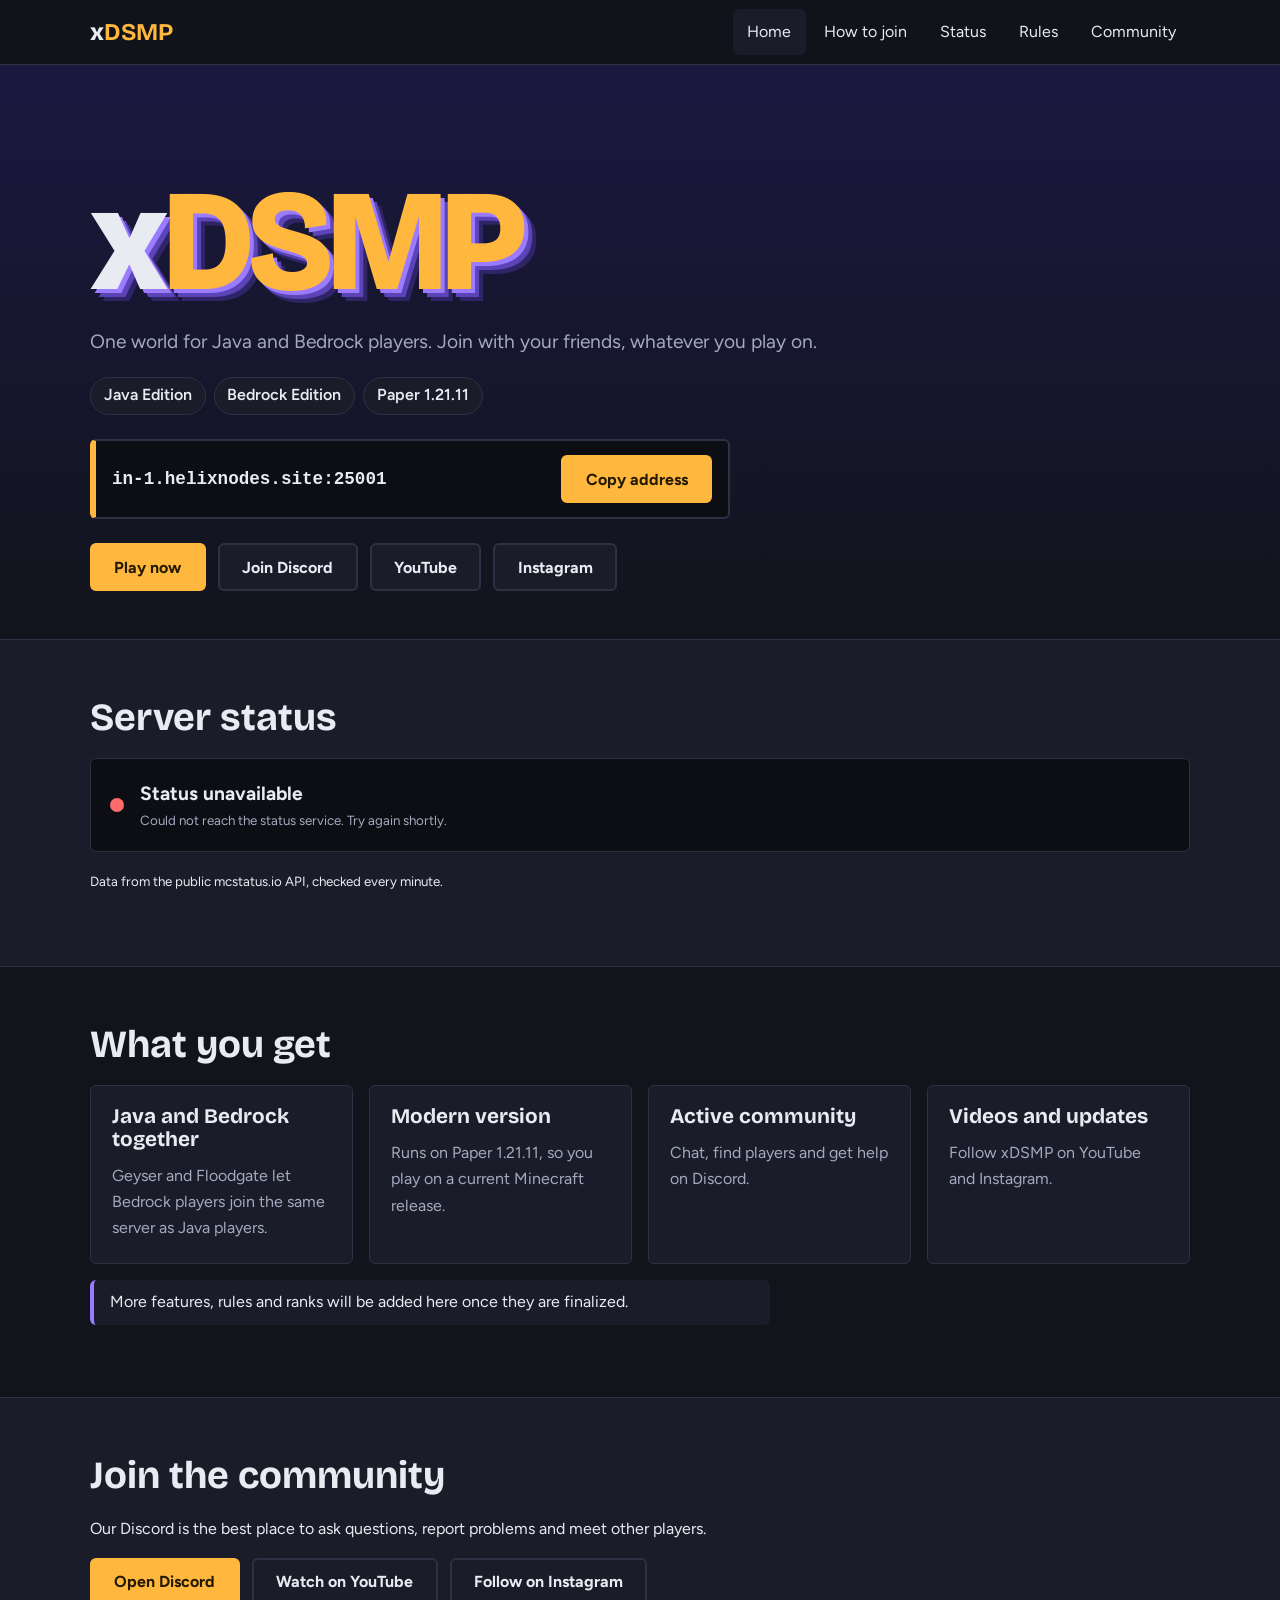
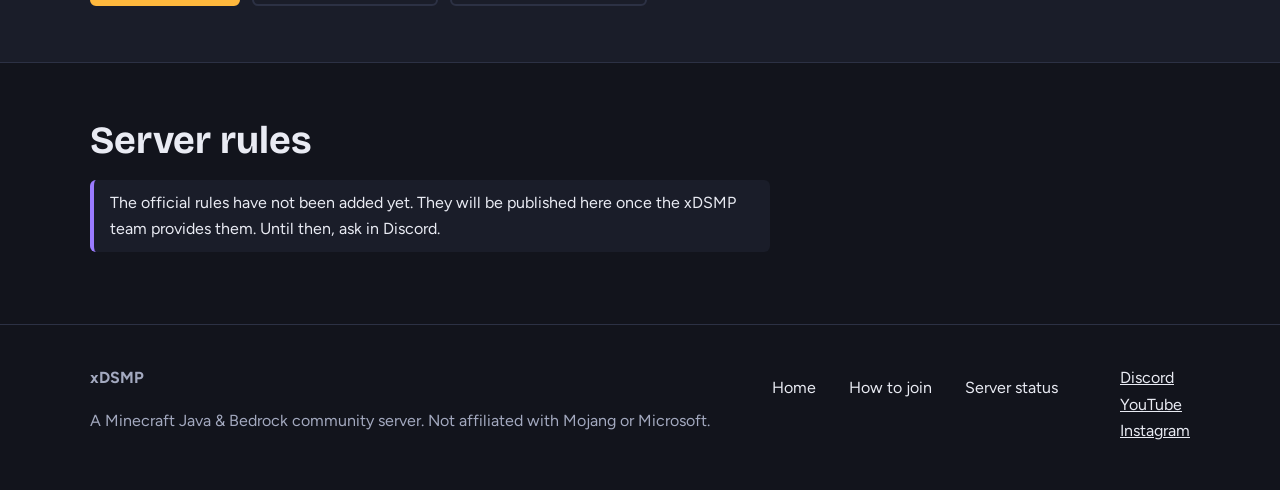
<file: index.html>
<!doctype html><html lang="en"><head><meta charset="utf-8"><meta name="viewport" content="width=device-width,initial-scale=1"><link rel="preconnect" href="https://fonts.googleapis.com"><link rel="preconnect" href="https://fonts.gstatic.com" crossorigin><link rel="stylesheet" href="https://fonts.googleapis.com/css2?family=Bricolage+Grotesque:wght@600;800&family=Figtree:wght@400;600;700&display=swap"><link rel="stylesheet" href="css/styles.css"><title>xDSMP — Minecraft Java &amp; Bedrock Server</title><meta name="description" content="xDSMP is a Minecraft server for Java and Bedrock players on Paper 1.21.11."></head><body>
<a class="skip" href="#main">Skip to content</a>
<header class="site"><div class="wrap bar"><a class="logo" href="index.html" aria-label="xDSMP home">x<b>DSMP</b></a>
<button class="nav-toggle" aria-expanded="false" aria-controls="menu">Menu</button>
<nav aria-label="Main"><ul id="menu"><li><a href="index.html" aria-current="page">Home</a></li><li><a href="join.html">How to join</a></li><li><a href="index.html#status">Status</a></li><li><a href="index.html#rules">Rules</a></li><li><a href="index.html#community">Community</a></li></ul></nav></div></header>
<main id="main"><div class="hero"><div class="wrap">
<h1 class="wordmark">x<span>DSMP</span></h1>
<p class="lead">One world for Java and Bedrock players. Join with your friends, whatever you play on.</p>
<ul class="badges" aria-label="Supported platforms"><li>Java Edition</li><li>Bedrock Edition</li><li data-version></li></ul>
<div class="plaque"><code data-java-address></code><button class="btn primary" data-copy="java" type="button">Copy address</button></div>
<div class="row"><a class="btn primary" href="join.html">Play now</a><a class="btn" data-link="discord" href="#">Join Discord</a><a class="btn" data-link="youtube" href="#">YouTube</a><a class="btn" data-link="instagram" href="#">Instagram</a></div>
</div></div>
<section id="status" class="alt"><div class="wrap"><h2>Server status</h2><div class="status" data-status data-state="loading" role="status" aria-live="polite"><span class="dot" aria-hidden="true"></span><div><strong data-status-label>Checking…</strong><small data-status-players></small><small data-status-version></small></div></div><p><small>Data from the public mcstatus.io API, checked every minute.</small></p></div></section>
<section id="features"><div class="wrap"><h2>What you get</h2><div class="grid">
<article class="card"><h3>Java and Bedrock together</h3><p>Geyser and Floodgate let Bedrock players join the same server as Java players.</p></article>
<article class="card"><h3>Modern version</h3><p>Runs on <span data-version></span>, so you play on a current Minecraft release.</p></article>
<article class="card"><h3>Active community</h3><p>Chat, find players and get help on Discord.</p></article>
<article class="card"><h3>Videos and updates</h3><p>Follow xDSMP on YouTube and Instagram.</p></article></div>
<p class="note">More features, rules and ranks will be added here once they are finalized.</p></div></section>
<section id="community" class="alt"><div class="wrap"><h2>Join the community</h2><p>Our Discord is the best place to ask questions, report problems and meet other players.</p>
<div class="row"><a class="btn primary" data-link="discord" href="#">Open Discord</a><a class="btn" data-link="youtube" href="#">Watch on YouTube</a><a class="btn" data-link="instagram" href="#">Follow on Instagram</a></div></div></section><section id="rules"><div class="wrap"><h2>Server rules</h2><p class="note">The official rules have not been added yet. They will be published here once the xDSMP team provides them. Until then, ask in Discord.</p></div></section></main>
<footer><div class="wrap cols"><div><strong>xDSMP</strong><p>A Minecraft Java &amp; Bedrock community server. Not affiliated with Mojang or Microsoft.</p></div>
<nav aria-label="Footer"><ul><li><a href="index.html">Home</a></li><li><a href="join.html">How to join</a></li><li><a href="index.html#status">Server status</a></li></ul></nav>
<ul><li><a data-link="discord" href="#">Discord</a></li><li><a data-link="youtube" href="#">YouTube</a></li><li><a data-link="instagram" href="#">Instagram</a></li></ul></div></footer><script type="module" src="js/main.js"></script></body></html>
</file>
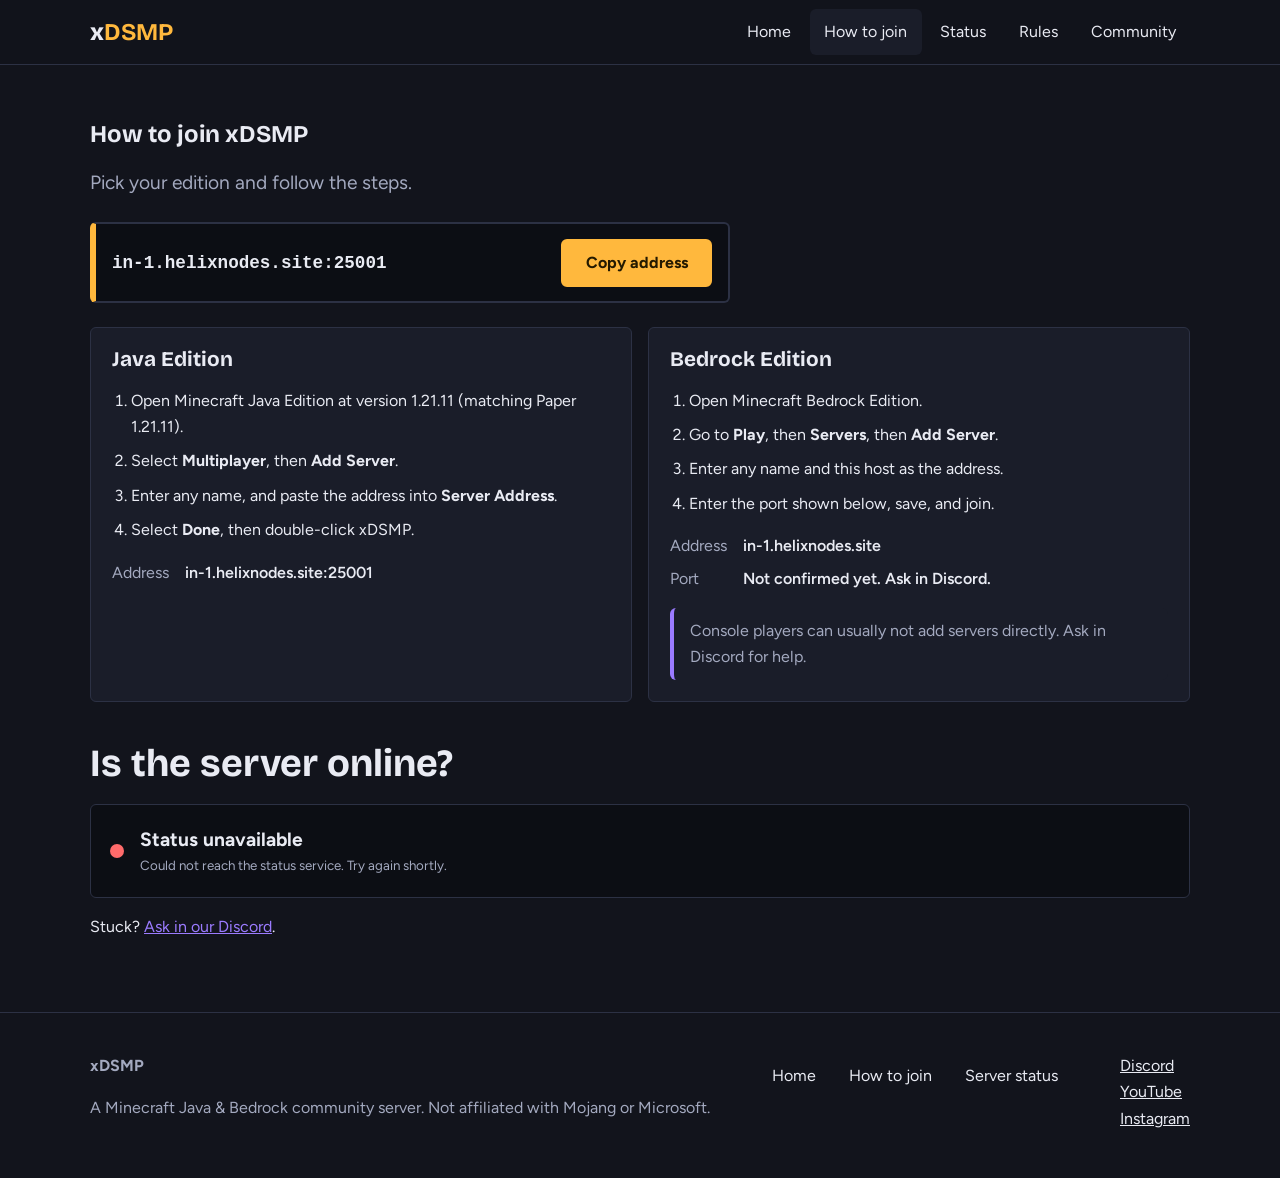
<file: join.html>
<!doctype html><html lang="en"><head><meta charset="utf-8"><meta name="viewport" content="width=device-width,initial-scale=1"><link rel="preconnect" href="https://fonts.googleapis.com"><link rel="preconnect" href="https://fonts.gstatic.com" crossorigin><link rel="stylesheet" href="https://fonts.googleapis.com/css2?family=Bricolage+Grotesque:wght@600;800&family=Figtree:wght@400;600;700&display=swap"><link rel="stylesheet" href="css/styles.css"><title>How to join — xDSMP</title><meta name="description" content="Step-by-step instructions to join xDSMP on Minecraft Java or Bedrock."></head><body>
<a class="skip" href="#main">Skip to content</a>
<header class="site"><div class="wrap bar"><a class="logo" href="index.html" aria-label="xDSMP home">x<b>DSMP</b></a>
<button class="nav-toggle" aria-expanded="false" aria-controls="menu">Menu</button>
<nav aria-label="Main"><ul id="menu"><li><a href="index.html">Home</a></li><li><a href="join.html" aria-current="page">How to join</a></li><li><a href="index.html#status">Status</a></li><li><a href="index.html#rules">Rules</a></li><li><a href="index.html#community">Community</a></li></ul></nav></div></header>
<main id="main"><section><div class="wrap"><h1>How to join xDSMP</h1><p class="lead">Pick your edition and follow the steps.</p>
<div class="plaque"><code data-java-address></code><button class="btn primary" data-copy="java" type="button">Copy address</button></div>
<div class="grid">
<article class="card"><h2>Java Edition</h2><ol class="steps"><li>Open Minecraft Java Edition at version 1.21.11 (matching <span data-version></span>).</li><li>Select <strong>Multiplayer</strong>, then <strong>Add Server</strong>.</li><li>Enter any name, and paste the address into <strong>Server Address</strong>.</li><li>Select <strong>Done</strong>, then double-click xDSMP.</li></ol>
<dl class="kv"><dt>Address</dt><dd data-java-address></dd></dl></article>
<article class="card"><h2>Bedrock Edition</h2><ol class="steps"><li>Open Minecraft Bedrock Edition.</li><li>Go to <strong>Play</strong>, then <strong>Servers</strong>, then <strong>Add Server</strong>.</li><li>Enter any name and this host as the address.</li><li>Enter the port shown below, save, and join.</li></ol>
<dl class="kv"><dt>Address</dt><dd data-java-host></dd><dt>Port</dt><dd data-bedrock-port></dd></dl>
<p class="note">Console players can usually not add servers directly. Ask in Discord for help.</p></article></div>
<h2 style="margin-top:2.5rem">Is the server online?</h2><div class="status" data-status data-state="loading" role="status" aria-live="polite"><span class="dot" aria-hidden="true"></span><div><strong data-status-label>Checking…</strong><small data-status-players></small><small data-status-version></small></div></div>
<p>Stuck? <a data-link="discord" href="#">Ask in our Discord</a>.</p></div></section></main>
<footer><div class="wrap cols"><div><strong>xDSMP</strong><p>A Minecraft Java &amp; Bedrock community server. Not affiliated with Mojang or Microsoft.</p></div>
<nav aria-label="Footer"><ul><li><a href="index.html">Home</a></li><li><a href="join.html">How to join</a></li><li><a href="index.html#status">Server status</a></li></ul></nav>
<ul><li><a data-link="discord" href="#">Discord</a></li><li><a data-link="youtube" href="#">YouTube</a></li><li><a data-link="instagram" href="#">Instagram</a></li></ul></div></footer><script type="module" src="js/main.js"></script></body></html>
</file>
<file: css/styles.css>
:root{--bg:#12141c;--bg2:#1a1d29;--line:#2c3144;--text:#e9ebf3;--mute:#a3a9bf;
--glow:#ffb83d;--glow-ink:#241a00;--ame:#9b7bff;--ok:#3ddc97;--bad:#ff6b6b;--r:6px}
*{box-sizing:border-box}html{scroll-behavior:smooth}
body{margin:0;background:var(--bg);color:var(--text);font:1rem/1.65 "Figtree",system-ui,sans-serif}
h1,h2,h3{font-family:"Bricolage Grotesque","Figtree",sans-serif;line-height:1.1;margin:0 0 .5em}
h2{font-size:clamp(1.7rem,4vw,2.4rem)}p{max-width:68ch}a{color:var(--ame)}
.wrap{width:min(1100px,92vw);margin-inline:auto}
:focus-visible{outline:3px solid var(--glow);outline-offset:3px}
.skip{position:absolute;left:-999px;top:0;background:var(--glow);color:var(--glow-ink);padding:.6rem 1rem;z-index:99}.skip:focus{left:0}
header.site{position:sticky;top:0;z-index:10;background:rgba(18,20,28,.95);border-bottom:1px solid var(--line)}
.bar{display:flex;align-items:center;justify-content:space-between;min-height:64px}
.logo{font:800 1.5rem "Bricolage Grotesque",sans-serif;color:var(--text);text-decoration:none}.logo b{color:var(--glow)}
nav ul{display:flex;gap:.25rem;list-style:none;margin:0;padding:0}
nav a{display:block;padding:.6rem .9rem;color:var(--text);text-decoration:none;border-radius:var(--r)}
nav a:hover,nav a[aria-current]{background:var(--bg2)}
.nav-toggle{display:none;min-height:44px;min-width:44px;background:var(--bg2);color:var(--text);border:1px solid var(--line);border-radius:var(--r);font:inherit;cursor:pointer}
@media(max-width:760px){.nav-toggle{display:block}
nav ul{display:none;position:absolute;left:0;right:0;top:64px;flex-direction:column;background:var(--bg2);padding:.5rem 4vw;border-bottom:1px solid var(--line)}
nav ul.open{display:flex}}
.btn{display:inline-flex;align-items:center;justify-content:center;min-height:48px;padding:.7rem 1.4rem;border-radius:var(--r);border:2px solid var(--line);background:var(--bg2);color:var(--text);font:700 1rem "Figtree",sans-serif;text-decoration:none;cursor:pointer;transition:transform .12s}
.btn:hover{transform:translateY(-2px)}.btn.primary{background:var(--glow);color:var(--glow-ink);border-color:var(--glow)}
.row{display:flex;flex-wrap:wrap;gap:.75rem}
.hero{padding:clamp(3rem,10vw,7rem) 0 3rem;background:linear-gradient(180deg,#1b1840 0,var(--bg) 100%)}
.wordmark{font:800 clamp(4rem,16vw,9rem)/.9 "Bricolage Grotesque",sans-serif;margin:0 0 1rem;letter-spacing:-.03em;
text-shadow:4px 4px 0 var(--ame),8px 8px 0 #5b43b8,12px 12px 0 #2f2466}
.wordmark span{color:var(--glow)}
.lead{font-size:1.2rem;color:var(--mute)}
.badges{display:flex;gap:.5rem;flex-wrap:wrap;margin:1.2rem 0;padding:0;list-style:none}
.badges li{border:1px solid var(--line);background:var(--bg2);padding:.3rem .8rem;border-radius:99px;font-weight:600}
.plaque{display:flex;flex-wrap:wrap;align-items:center;gap:.75rem;margin:1.5rem 0;padding:.9rem 1rem;background:#0c0e14;border:2px solid var(--line);border-left:6px solid var(--glow);border-radius:var(--r);max-width:640px}
.plaque code{flex:1 1 220px;font:600 1.1rem ui-monospace,Consolas,monospace;word-break:break-all}
section{padding:3.5rem 0}.alt{background:var(--bg2);border-block:1px solid var(--line)}
.grid{display:grid;gap:1rem;grid-template-columns:repeat(auto-fit,minmax(260px,1fr))}
.card{padding:1.3rem;background:var(--bg2);border:1px solid var(--line);border-radius:var(--r)}
.card h2,.card h3{font-size:1.3rem}.card p{margin:0;color:var(--mute)}
.status{display:flex;flex-wrap:wrap;align-items:center;gap:1rem;padding:1.2rem;border:1px solid var(--line);border-radius:var(--r);background:#0c0e14}
.dot{width:14px;height:14px;border-radius:50%;background:var(--mute)}
.status[data-state=online] .dot{background:var(--ok);animation:pulse 2s infinite}
.status[data-state=offline] .dot,.status[data-state=error] .dot{background:var(--bad)}
.status strong{font-size:1.2rem}.status small{color:var(--mute);display:block}
@keyframes pulse{50%{box-shadow:0 0 0 7px rgba(61,220,151,.15)}}
.steps{padding-left:1.2rem}.steps li{margin:.5rem 0}
.note{border-left:4px solid var(--ame);padding:.6rem 1rem;background:var(--bg2);border-radius:var(--r)}
dl.kv{display:grid;grid-template-columns:max-content 1fr;gap:.4rem 1rem}dl.kv dt{color:var(--mute)}dl.kv dd{margin:0;font-weight:600}
footer{border-top:1px solid var(--line);padding:2.5rem 0;color:var(--mute)}
footer .cols{display:flex;flex-wrap:wrap;gap:2rem;justify-content:space-between}footer ul{list-style:none;padding:0;margin:0}
footer a{color:var(--text)}
@media(prefers-reduced-motion:reduce){*{animation:none!important;transition:none!important;scroll-behavior:auto!important}}
</file>
